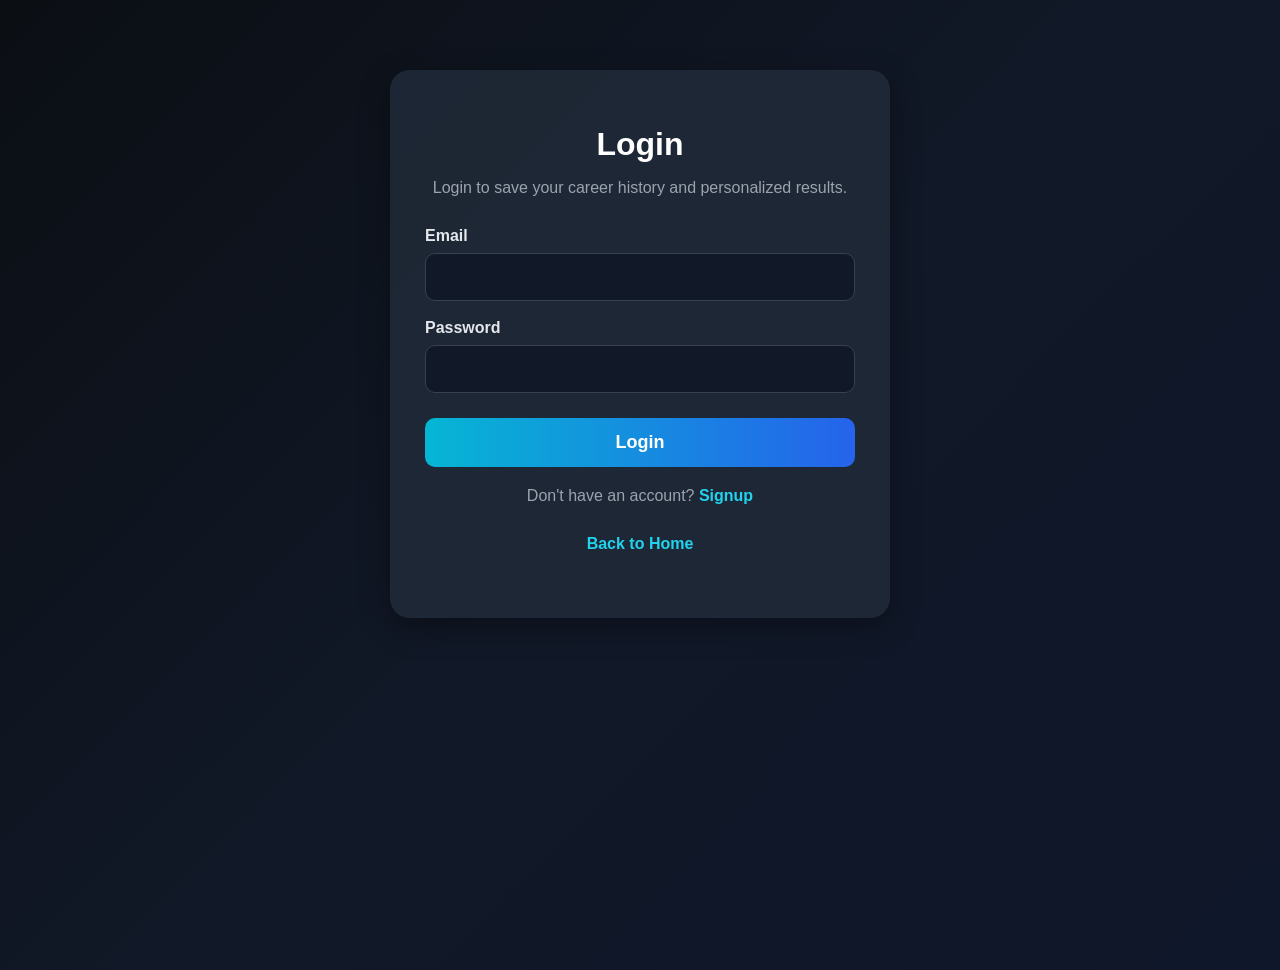
<file: templates/login.html>
<!DOCTYPE html>
<html lang="en">
<head>
    <meta charset="UTF-8">
    <meta name="viewport" content="width=device-width, initial-scale=1.0">
    <title>Login - Career Guidance</title>
    <style>
        * {
            box-sizing: border-box;
        }

        body {
            margin: 0;
            font-family: 'Segoe UI', Tahoma, Geneva, Verdana, sans-serif;
            background: linear-gradient(135deg, #0b0f14, #111827, #0f172a);
            color: #e5e7eb;
            min-height: 100vh;
        }

        .container {
            width: 90%;
            max-width: 500px;
            margin: 70px auto;
        }

        .card {
            background: rgba(31, 41, 55, 0.92);
            border-radius: 20px;
            padding: 35px;
            box-shadow: 0 10px 30px rgba(0,0,0,0.35);
        }

        h1 {
            text-align: center;
            color: white;
            margin-bottom: 10px;
        }

        p {
            text-align: center;
            color: #9ca3af;
            margin-bottom: 30px;
        }

        label {
            display: block;
            margin-bottom: 8px;
            margin-top: 18px;
            font-weight: bold;
        }

        input {
            width: 100%;
            padding: 14px;
            border-radius: 10px;
            border: 1px solid #374151;
            background: #111827;
            color: white;
            font-size: 16px;
        }

        button {
            width: 100%;
            margin-top: 25px;
            padding: 14px;
            border: none;
            border-radius: 10px;
            background: linear-gradient(90deg, #06b6d4, #2563eb);
            color: white;
            font-size: 18px;
            font-weight: bold;
            cursor: pointer;
        }

        button:hover {
            background: linear-gradient(90deg, #0891b2, #1d4ed8);
        }

        .links {
            text-align: center;
            margin-top: 20px;
        }

        .links a {
            color: #22d3ee;
            text-decoration: none;
            font-weight: bold;
        }

        .links a:hover {
            color: #67e8f9;
        }
    </style>
</head>
<body>
    <div class="container">
        <div class="card">
            <h1>Login</h1>
            <p>Login to save your career history and personalized results.</p>

            <form action="/login" method="POST">
                <label for="email">Email</label>
                <input type="email" name="email" id="email" required>

                <label for="password">Password</label>
                <input type="password" name="password" id="password" required>

                <button type="submit">Login</button>
            </form>

            <div class="links">
                <p>Don't have an account? <a href="/signup">Signup</a></p>
                <p><a href="/">Back to Home</a></p>
            </div>
        </div>
    </div>
</body>
</html>
</file>
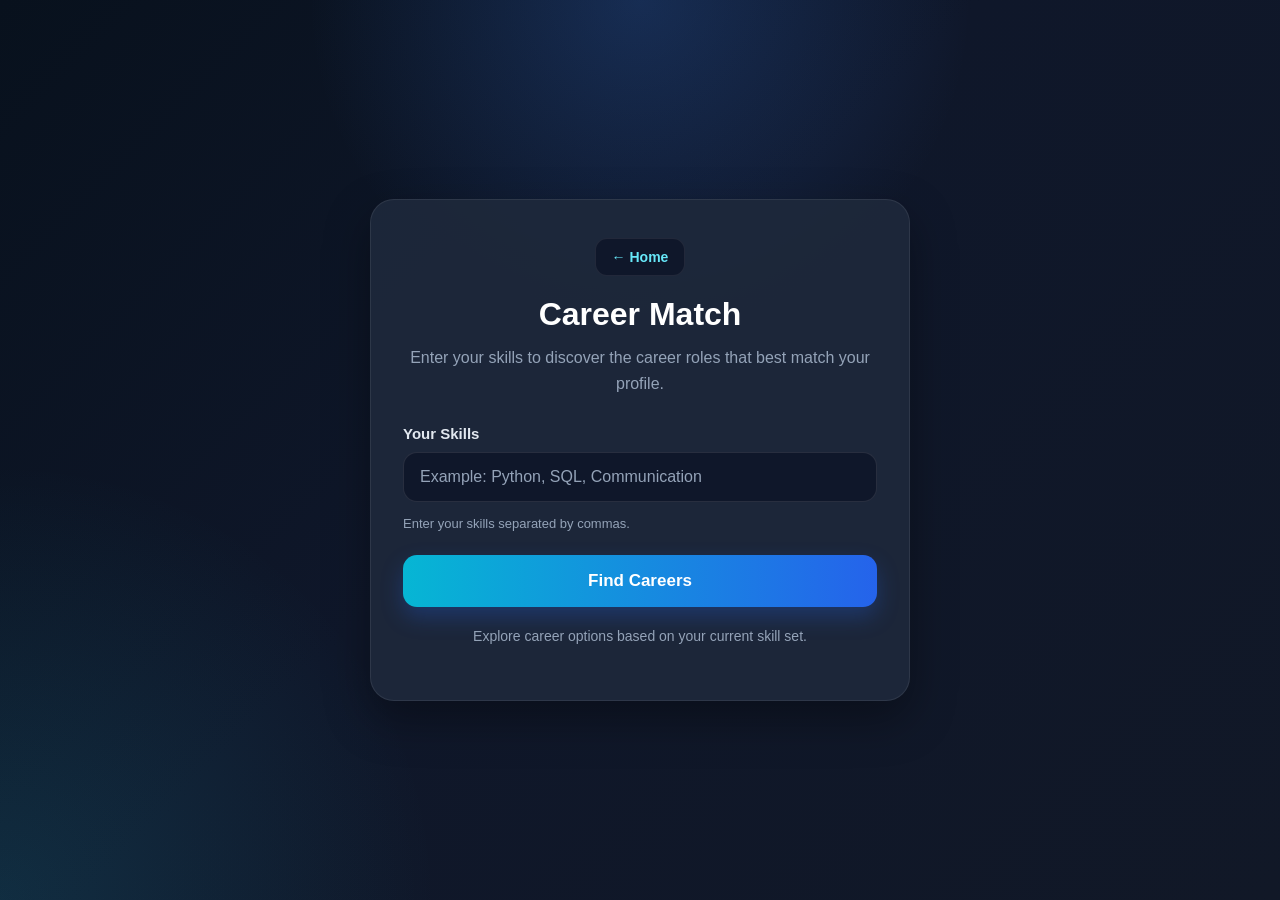
<file: templates/match_form.html>
<!DOCTYPE html>
<html lang="en">
<head>
    <meta charset="UTF-8">
    <meta name="viewport" content="width=device-width, initial-scale=1.0">
    <title>Career Match</title>
    <style>
        * {
            box-sizing: border-box;
        }

        body {
            margin: 0;
            font-family: 'Segoe UI', Tahoma, Geneva, Verdana, sans-serif;
            min-height: 100vh;
            display: flex;
            align-items: center;
            justify-content: center;
            padding: 24px;
            color: #e5e7eb;
            background:
                radial-gradient(circle at top, rgba(59, 130, 246, 0.22), transparent 30%),
                radial-gradient(circle at bottom left, rgba(34, 211, 238, 0.12), transparent 28%),
                linear-gradient(135deg, #08111d, #0f172a 45%, #111827);
        }

        .card {
            width: 100%;
            max-width: 540px;
            background: rgba(30, 41, 59, 0.92);
            border: 1px solid rgba(255, 255, 255, 0.08);
            border-radius: 24px;
            padding: 38px 32px;
            box-shadow: 0 18px 45px rgba(0, 0, 0, 0.35);
            text-align: center;
        }

        .home-link {
            display: inline-block;
            margin-bottom: 20px;
            padding: 10px 16px;
            border-radius: 12px;
            background: rgba(15, 23, 42, 0.95);
            border: 1px solid rgba(255, 255, 255, 0.08);
            color: #67e8f9;
            text-decoration: none;
            font-size: 14px;
            font-weight: 600;
            transition: all 0.2s ease;
        }

        .home-link:hover {
            color: #ffffff;
            border-color: rgba(34, 211, 238, 0.35);
            transform: translateY(-1px);
        }

        h2 {
            margin: 0 0 12px 0;
            color: #ffffff;
            font-size: 32px;
            font-weight: 800;
        }

        .subtitle {
            margin: 0 0 28px 0;
            color: #94a3b8;
            font-size: 16px;
            line-height: 1.6;
        }

        label {
            display: block;
            text-align: left;
            margin-bottom: 10px;
            color: #e2e8f0;
            font-size: 15px;
            font-weight: 600;
        }

        input {
            width: 100%;
            padding: 15px 16px;
            border-radius: 14px;
            border: 1px solid rgba(255, 255, 255, 0.10);
            background: rgba(15, 23, 42, 0.95);
            color: #f8fafc;
            font-size: 16px;
            outline: none;
            margin-bottom: 12px;
            transition: border-color 0.25s ease, box-shadow 0.25s ease;
        }

        input:focus {
            border-color: rgba(34, 211, 238, 0.45);
            box-shadow: 0 0 0 3px rgba(34, 211, 238, 0.10);
        }

        input::placeholder {
            color: #94a3b8;
        }

        .help-text {
            margin: 0 0 22px 0;
            color: #94a3b8;
            font-size: 13px;
            line-height: 1.5;
            text-align: left;
        }

        button {
            width: 100%;
            padding: 16px;
            border: none;
            border-radius: 14px;
            background: linear-gradient(90deg, #06b6d4, #2563eb);
            color: white;
            font-size: 17px;
            font-weight: 700;
            cursor: pointer;
            transition: transform 0.2s ease, box-shadow 0.25s ease;
            box-shadow: 0 10px 22px rgba(37, 99, 235, 0.28);
        }

        button:hover {
            transform: translateY(-2px);
            background: linear-gradient(90deg, #0891b2, #1d4ed8);
            box-shadow: 0 14px 28px rgba(37, 99, 235, 0.35);
        }

        .footer-text {
            margin-top: 18px;
            color: #94a3b8;
            font-size: 14px;
            line-height: 1.6;
        }
    </style>
</head>
<body>
    <div class="card">
        <a href="{{ url_for('home') }}" class="home-link">← Home</a>
        <h2>Career Match</h2>
        <p class="subtitle">Enter your skills to discover the career roles that best match your profile.</p>

        <form action="/match" method="post">
            <label for="skills">Your Skills</label>
            <input
                type="text"
                name="skills"
                id="skills"
                placeholder="Example: Python, SQL, Communication"
                required
            >
            <p class="help-text">Enter your skills separated by commas.</p>

            <button type="submit">Find Careers</button>
        </form>

        <p class="footer-text">Explore career options based on your current skill set.</p>
    </div>
</body>
</html>
</file>
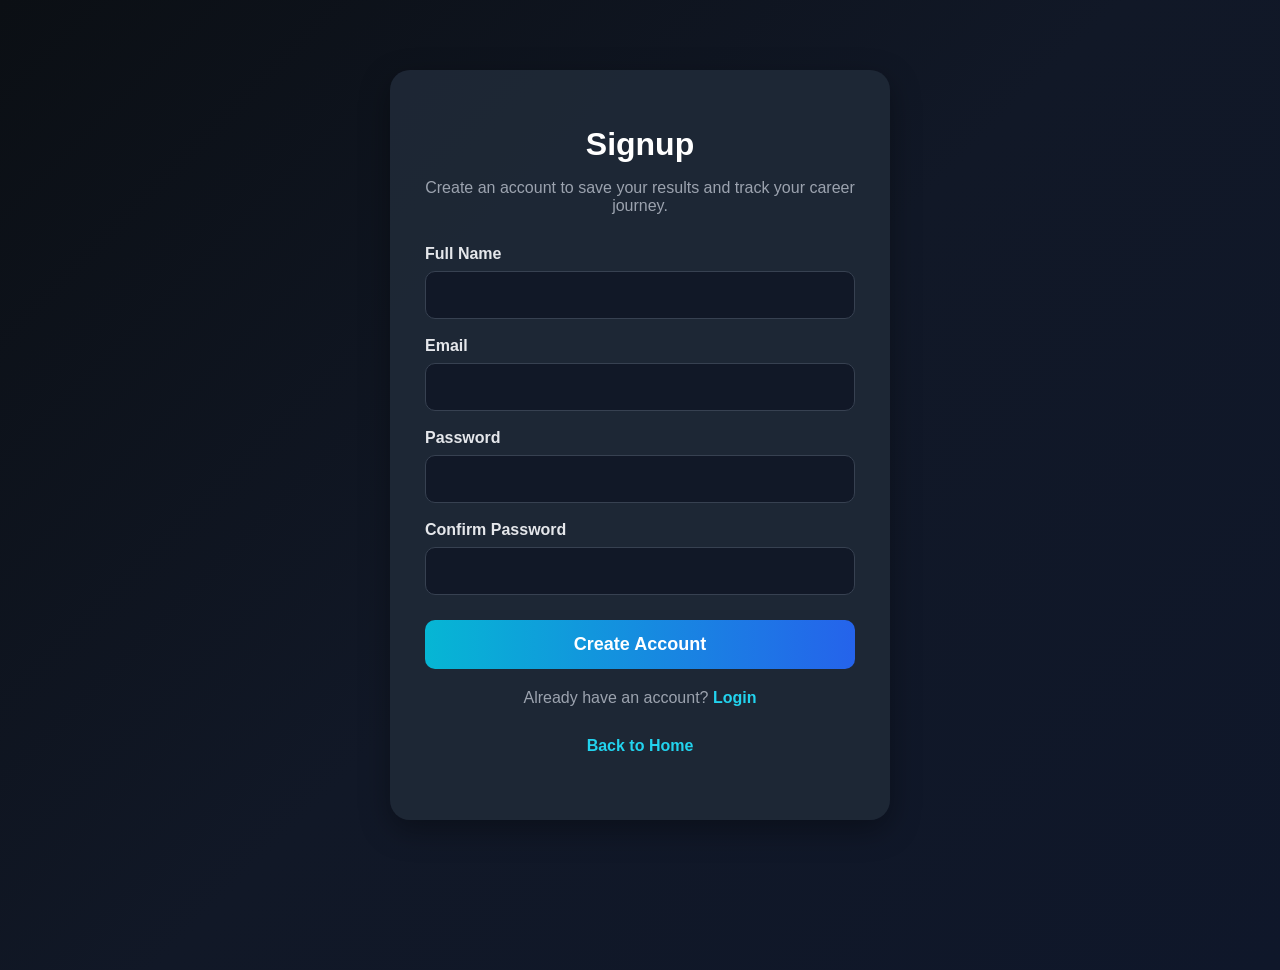
<file: templates/signup.html>
<!DOCTYPE html>
<html lang="en">
<head>
    <meta charset="UTF-8">
    <meta name="viewport" content="width=device-width, initial-scale=1.0">
    <title>Signup - Career Guidance</title>
    <style>
        * {
            box-sizing: border-box;
        }

        body {
            margin: 0;
            font-family: 'Segoe UI', Tahoma, Geneva, Verdana, sans-serif;
            background: linear-gradient(135deg, #0b0f14, #111827, #0f172a);
            color: #e5e7eb;
            min-height: 100vh;
        }

        .container {
            width: 90%;
            max-width: 500px;
            margin: 70px auto;
        }

        .card {
            background: rgba(31, 41, 55, 0.92);
            border-radius: 20px;
            padding: 35px;
            box-shadow: 0 10px 30px rgba(0,0,0,0.35);
        }

        h1 {
            text-align: center;
            color: white;
            margin-bottom: 10px;
        }

        p {
            text-align: center;
            color: #9ca3af;
            margin-bottom: 30px;
        }

        label {
            display: block;
            margin-bottom: 8px;
            margin-top: 18px;
            font-weight: bold;
        }

        input {
            width: 100%;
            padding: 14px;
            border-radius: 10px;
            border: 1px solid #374151;
            background: #111827;
            color: white;
            font-size: 16px;
        }

        button {
            width: 100%;
            margin-top: 25px;
            padding: 14px;
            border: none;
            border-radius: 10px;
            background: linear-gradient(90deg, #06b6d4, #2563eb);
            color: white;
            font-size: 18px;
            font-weight: bold;
            cursor: pointer;
        }

        button:hover {
            background: linear-gradient(90deg, #0891b2, #1d4ed8);
        }

        .links {
            text-align: center;
            margin-top: 20px;
        }

        .links a {
            color: #22d3ee;
            text-decoration: none;
            font-weight: bold;
        }

        .links a:hover {
            color: #67e8f9;
        }
    </style>
</head>
<body>
    <div class="container">
        <div class="card">
            <h1>Signup</h1>
            <p>Create an account to save your results and track your career journey.</p>

            <form action="/signup" method="POST">
                <label for="name">Full Name</label>
                <input type="text" name="name" id="name" required>

                <label for="email">Email</label>
                <input type="email" name="email" id="email" required>

                <label for="password">Password</label>
                <input type="password" name="password" id="password" required>

                <label for="confirm_password">Confirm Password</label>
                <input type="password" name="confirm_password" id="confirm_password" required>


                <button type="submit">Create Account</button>
            </form>

            <div class="links">
                <p>Already have an account? <a href="/login">Login</a></p>
                <p><a href="/">Back to Home</a></p>
            </div>
        </div>
    </div>
</body>
</html>
</file>
